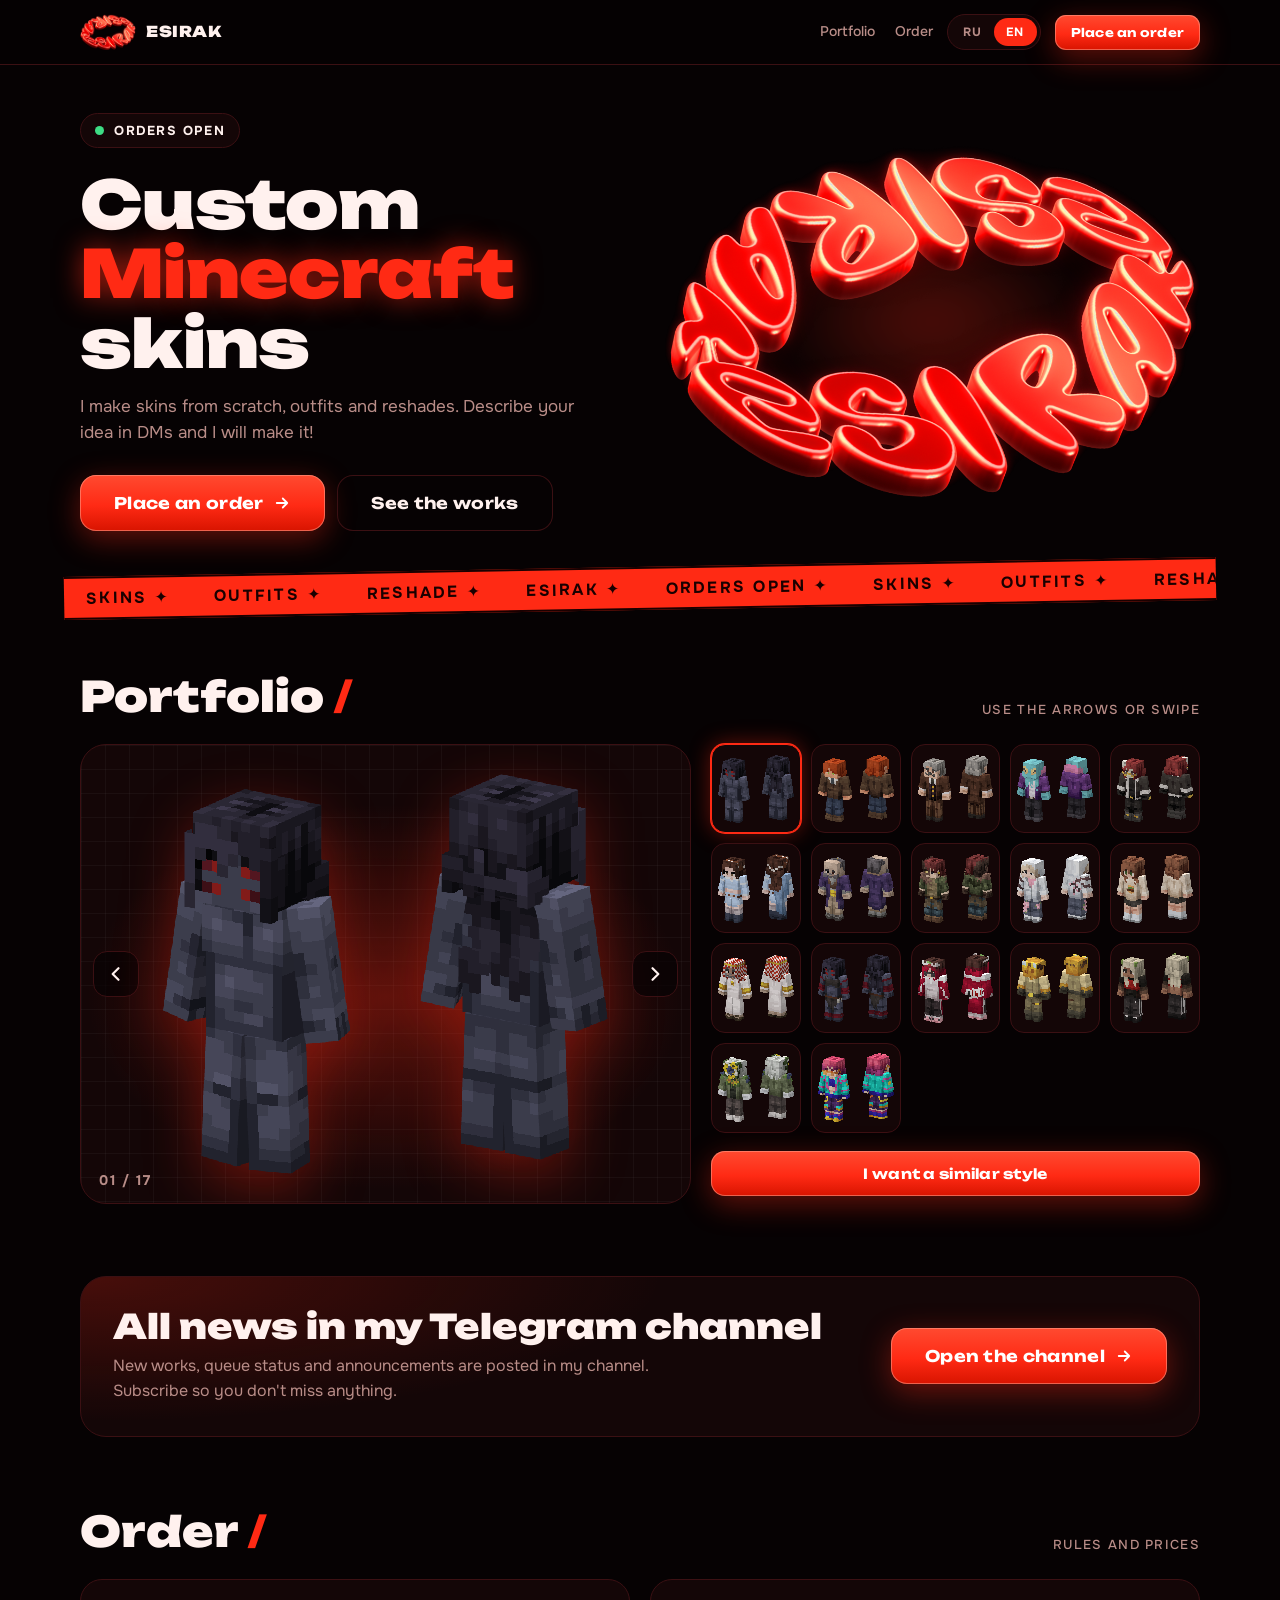
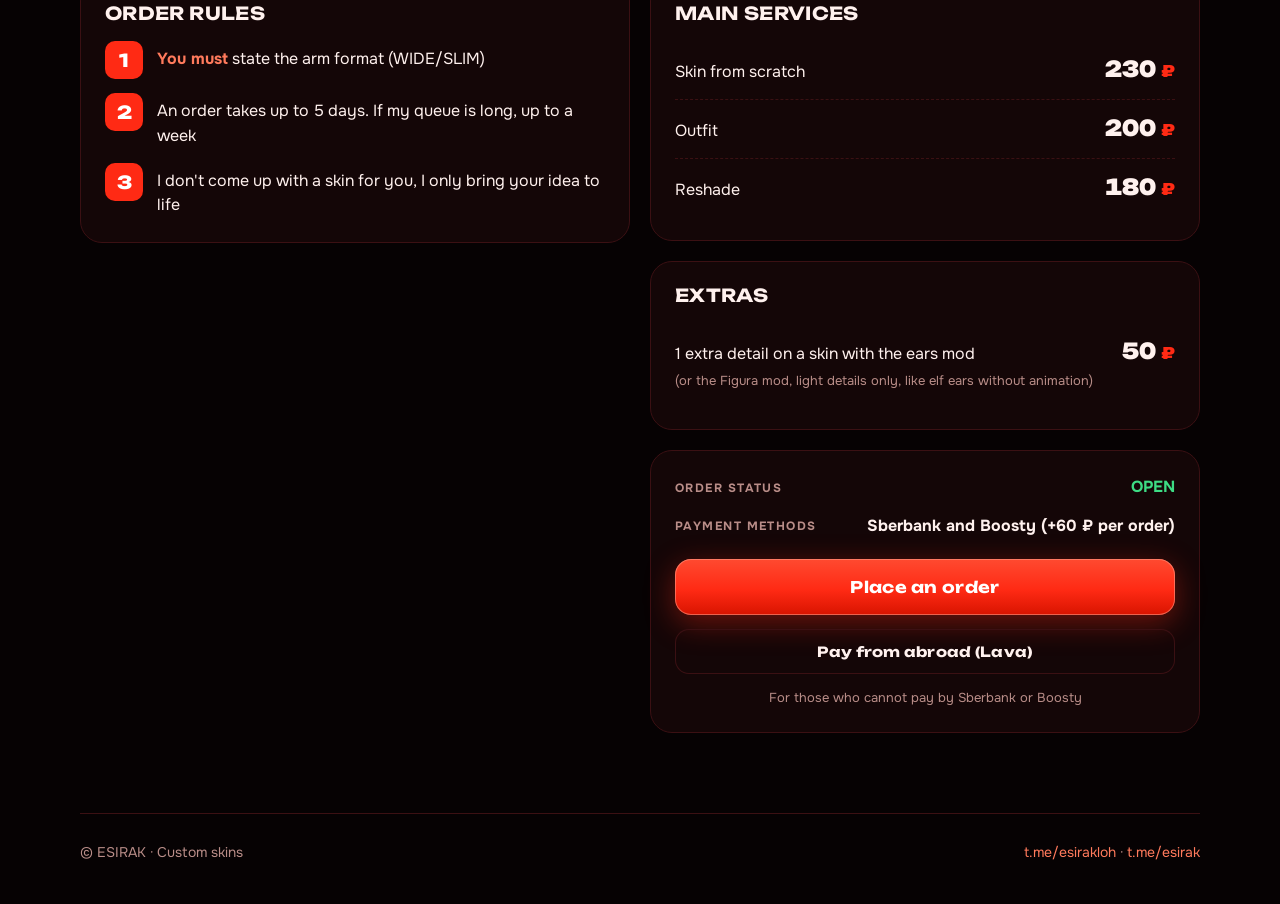
<file: index.html>
<!doctype html>
<html lang="ru">
<head>
<meta charset="utf-8">
<meta name="viewport" content="width=device-width, initial-scale=1, viewport-fit=cover">
<title>ESIRAK Skins</title>
<link rel="icon" type="image/png" href="[data-uri]">
<link rel="preconnect" href="https://fonts.googleapis.com">
<link rel="preconnect" href="https://fonts.gstatic.com" crossorigin>
<link rel="stylesheet" href="https://fonts.googleapis.com/css2?family=Unbounded:wght@500;700;900&family=Onest:wght@400;500;700&display=swap">
<style>
/* Layout: sticky bar, hero with glowing ring logo, skin viewer (stage + picker), rules/prices side by side, footer. Single dark look taken from the logo. */
:root {
  --bg: #060203;
  --panel: #140607;
  --panel-2: #1c090b;
  --line: #3b1013;
  --red: #ff2a14;
  --hot: #ff7a5c;
  --deep: #b80000;
  --fg: #fff1ee;
  --mute: #b98d88;
  --ok: #3ddc84;
  --f-display: "Unbounded", "Arial Black", sans-serif;
  --f-body: "Onest", system-ui, -apple-system, "Segoe UI", sans-serif;
  --f-pixel: "Onest", system-ui, -apple-system, "Segoe UI", sans-serif;
  color-scheme: dark;
}
* { box-sizing: border-box; }
html { scroll-behavior: smooth; }
body {
  margin: 0;
  background: var(--bg);
  color: var(--fg);
  font-family: var(--f-body);
  font-size: 16px;
  line-height: 1.55;
  padding-left: max(16px, env(safe-area-inset-left, 0px));
  padding-right: max(16px, env(safe-area-inset-right, 0px));
  padding-block: 0;
  overflow-x: hidden;
}
a { color: inherit; }
h1, h2, h3 { font-family: var(--f-display); text-wrap: balance; margin: 0; line-height: 1.05; }
:focus-visible { outline: 2px solid var(--hot); outline-offset: 3px; }

.wrap { max-width: 1120px; margin: 0 auto; }

/* ---------- top bar ---------- */
body::before { content: ""; position: fixed; inset: 0 0 auto; height: env(safe-area-inset-top, 0px); z-index: 30; background: var(--bg); }
.bar {
  position: sticky; top: env(safe-area-inset-top, 0px); z-index: 20;
  background: rgba(6, 2, 3, .86);
  backdrop-filter: blur(10px);
  border-bottom: 1px solid var(--line);
  margin: 0 calc(-1 * max(16px, env(safe-area-inset-left, 0px)));
  padding: 10px max(16px, env(safe-area-inset-left, 0px));
}
.bar-in { max-width: 1120px; margin: 0 auto; display: flex; align-items: center; gap: 14px; }
.brand { display: flex; align-items: center; gap: 10px; text-decoration: none; margin-right: auto; min-width: 0; }
.brand img { width: 56px; height: 44px; object-fit: contain; flex: none; }
.brand b { font-family: var(--f-display); font-weight: 900; letter-spacing: .04em; font-size: 15px; }
.nav { display: flex; gap: 20px; }
.nav a { text-decoration: none; color: var(--mute); font-weight: 500; font-size: 14px; transition: color .15s; }
.nav a:hover { color: var(--fg); }
.lang { display: inline-flex; border: 1px solid var(--line); border-radius: 999px; padding: 3px; background: var(--panel); }
.lang button {
  font: 700 12px var(--f-pixel); letter-spacing: .1em; color: var(--mute);
  background: none; border: 0; border-radius: 999px; padding: 6px 12px; cursor: pointer;
}
.lang button[aria-pressed="true"] { background: var(--red); color: #fff; }

.btn {
  display: inline-flex; align-items: center; justify-content: center; gap: 10px;
  font: 700 14px var(--f-display); letter-spacing: .02em; text-decoration: none;
  color: #fff; background: linear-gradient(180deg, #ff4a30, var(--red) 55%, #d81400);
  border: 0; border-radius: 14px; padding: 14px 24px; cursor: pointer;
  box-shadow: 0 0 0 1px rgba(255,160,140,.55) inset, 0 8px 30px rgba(255,42,20,.38);
  transition: transform .15s, box-shadow .15s;
}
.btn:hover { transform: translateY(-2px); box-shadow: 0 0 0 1px rgba(255,190,170,.8) inset, 0 12px 40px rgba(255,42,20,.55); }
.btn.sm { padding: 10px 16px; font-size: 12px; border-radius: 11px; }
.btn.lg { padding: 18px 34px; font-size: 16px; border-radius: 16px; }
.btn svg { width: 18px; height: 18px; flex: none; }

/* ---------- hero ---------- */
.hero { display: grid; grid-template-columns: 1.05fr 1fr; align-items: center; gap: 24px; padding-block: 48px 36px; }
.hero > * { min-width: 0; }
.pill {
  display: inline-flex; align-items: center; gap: 10px;
  font: 700 13px var(--f-pixel); letter-spacing: .12em; text-transform: uppercase;
  padding: 8px 14px; border: 1px solid var(--line); border-radius: 999px; background: var(--panel);
}
.dot { width: 9px; height: 9px; border-radius: 50%; background: var(--ok); box-shadow: 0 0 0 0 rgba(61,220,132,.7); animation: ping 1.8s infinite; }
.closed .dot { background: var(--red); animation: none; }
@keyframes ping { 70% { box-shadow: 0 0 0 9px rgba(61,220,132,0); } 100% { box-shadow: 0 0 0 0 rgba(61,220,132,0); } }
.hero h1 { font-size: clamp(34px, 5.6vw, 66px); font-weight: 900; margin: 22px 0 16px; letter-spacing: -.01em; }
.hero h1 em { font-style: normal; color: var(--red); text-shadow: 0 0 28px rgba(255,42,20,.65); }
.hero p { color: var(--mute); max-width: 46ch; margin: 0 0 28px; font-size: 17px; }
.hero-cta { display: flex; flex-wrap: wrap; gap: 12px; align-items: center; }
.btn.ghost { background: transparent; box-shadow: 0 0 0 1px var(--line) inset; color: var(--fg); }
.btn.ghost:hover { box-shadow: 0 0 0 1px var(--hot) inset; }
.hero-logo { position: relative; display: grid; place-items: center; }
.hero-logo::after { content: ""; position: absolute; inset: 10% 5%; background: radial-gradient(closest-side, rgba(255,42,20,.35), transparent 70%); filter: blur(30px); z-index: 0; }
.hero-logo img { position: relative; z-index: 1; width: 100%; max-width: 560px; height: auto; animation: float 7s ease-in-out infinite; }
@keyframes float { 50% { transform: translateY(-10px) rotate(-1.2deg); } }

/* ---------- ticker ---------- */
.ticker { margin: 0 calc(-1 * max(16px, env(safe-area-inset-left, 0px))); background: var(--red); color: #1a0000; overflow: hidden; transform: rotate(-1deg); border-block: 2px solid #1a0000; }
.ticker div { display: flex; width: max-content; animation: tick 28s linear infinite; }
.ticker span { font: 700 16px var(--f-pixel); letter-spacing: .14em; padding: 9px 22px; white-space: nowrap; text-transform: uppercase; }
@keyframes tick { to { transform: translateX(-50%); } }

/* ---------- sections ---------- */
section { padding-block: 64px 8px; scroll-margin-top: 70px; }
.sec-h { display: flex; align-items: end; justify-content: space-between; gap: 16px; flex-wrap: wrap; margin-bottom: 26px; }
.sec-h h2 { font-size: clamp(26px, 4vw, 42px); font-weight: 900; }
.sec-h h2 i { font-style: normal; color: var(--red); }
.sec-h small { font: 500 13px var(--f-pixel); color: var(--mute); letter-spacing: .1em; text-transform: uppercase; }

/* ---------- skin viewer ---------- */
.viewer { display: grid; grid-template-columns: 1.25fr 1fr; gap: 20px; }
.viewer > * { min-width: 0; }
.stage {
  position: relative; min-height: 460px; border-radius: 26px; border: 1px solid var(--line); overflow: hidden;
  background:
    radial-gradient(70% 60% at 50% 55%, rgba(255,42,20,.30), transparent 70%),
    linear-gradient(rgba(255,255,255,.035) 1px, transparent 1px) 0 0 / 24px 24px,
    linear-gradient(90deg, rgba(255,255,255,.035) 1px, transparent 1px) 0 0 / 24px 24px,
    var(--panel);
  display: grid; place-items: center; padding: 28px 64px; touch-action: pan-y; user-select: none;
}
.stage img { max-width: 100%; max-height: 400px; width: auto; height: auto; image-rendering: pixelated; filter: drop-shadow(0 18px 28px rgba(255,42,20,.35)); transition: opacity .25s, transform .25s; }
.stage img.swap { opacity: 0; transform: scale(.96); }
.arrow {
  position: absolute; top: 50%; translate: 0 -50%; width: 46px; height: 46px; border-radius: 14px;
  background: rgba(6,2,3,.7); border: 1px solid var(--line); color: var(--fg); cursor: pointer; display: grid; place-items: center;
  transition: border-color .15s, background .15s;
}
.arrow:hover { border-color: var(--hot); background: var(--deep); }
.arrow svg { width: 20px; height: 20px; }
.arrow.prev { left: 12px; }
.arrow.next { right: 12px; }
.count { position: absolute; left: 18px; bottom: 14px; font: 700 14px var(--f-pixel); letter-spacing: .12em; color: var(--mute); }
.info { display: flex; flex-direction: column; gap: 18px; }
.card { background: var(--panel); border: 1px solid var(--line); border-radius: 22px; padding: 24px; }
.info .card h3 { font-size: clamp(22px, 3vw, 30px); font-weight: 900; margin-bottom: 16px; }
.tags { display: flex; flex-wrap: wrap; gap: 8px; }
.tag { font: 700 12px var(--f-pixel); letter-spacing: .1em; text-transform: uppercase; padding: 6px 11px; border-radius: 8px; border: 1px solid var(--line); background: var(--panel-2); color: var(--hot); }
.thumbs { display: grid; grid-template-columns: repeat(auto-fill, minmax(84px, 1fr)); gap: 10px; }
.thumb { aspect-ratio: 1; border-radius: 14px; border: 1px solid var(--line); background: var(--panel); cursor: pointer; padding: 6px; display: grid; place-items: center; transition: border-color .15s, transform .15s; }
.thumb:hover { transform: translateY(-2px); border-color: var(--hot); }
.thumb[aria-current="true"] { border-color: var(--red); box-shadow: 0 0 0 1px var(--red), 0 0 22px rgba(255,42,20,.4); }
.thumb img { width: 100%; height: 100%; object-fit: contain; image-rendering: pixelated; }
.empty-msg { margin: 0; color: var(--mute); text-align: center; font-weight: 500; }

/* ---------- news / channel ---------- */
.news { display: flex; align-items: center; justify-content: space-between; gap: 24px; flex-wrap: wrap; padding: 32px; border-radius: 26px; border: 1px solid var(--line); background: radial-gradient(80% 140% at 0% 0%, rgba(255,42,20,.22), transparent 65%), var(--panel); }
.news > div { min-width: 0; flex: 1 1 320px; }
.news h2 { font-size: clamp(22px, 3.2vw, 34px); font-weight: 900; margin-bottom: 10px; }
.news p { margin: 0; color: var(--mute); max-width: 52ch; }

/* ---------- order block ---------- */
.order { display: grid; grid-template-columns: 1fr 1fr; gap: 20px; align-items: start; }
.order > * { min-width: 0; }
.col { display: flex; flex-direction: column; gap: 20px; }
.card h3 { font-size: 18px; font-weight: 700; margin-bottom: 18px; letter-spacing: .02em; text-transform: uppercase; }
.rules ol { list-style: none; counter-reset: r; margin: 0; padding: 0; display: flex; flex-direction: column; gap: 14px; }
.rules li { counter-increment: r; display: grid; grid-template-columns: 38px 1fr; gap: 14px; align-items: start; }
.rules li::before { content: counter(r); font: 800 18px var(--f-display); width: 38px; height: 38px; display: grid; place-items: center; border-radius: 10px; background: var(--red); color: #fff; }
.rules li span { padding-top: 6px; }
.rules b { color: var(--hot); }
.prices { list-style: none; margin: 0; padding: 0; }
.prices li { display: flex; align-items: baseline; gap: 12px; padding: 14px 0; border-bottom: 1px dashed var(--line); }
.prices li:last-child { border-bottom: 0; }
.prices .n { flex: 1; min-width: 0; }
.prices .p { font: 900 22px var(--f-display); color: var(--fg); white-space: nowrap; font-variant-numeric: tabular-nums; }
.prices .p small { color: var(--red); font-size: 16px; }
.prices .note { display: block; color: var(--mute); font-size: 13px; margin-top: 4px; }
.status { display: flex; flex-direction: column; gap: 14px; }
.status .row { display: flex; justify-content: space-between; gap: 12px; flex-wrap: wrap; align-items: center; }
.status .k { font: 700 12px var(--f-pixel); letter-spacing: .12em; color: var(--mute); text-transform: uppercase; }
.status .v { font-weight: 700; }
.status .v.open { color: var(--ok); }
.status .v.shut { color: var(--red); }
.status .btn { width: 100%; margin-top: 6px; }
.status .btn.ghost { margin-top: 0; }
.lava-note { color: var(--mute); font-size: 13px; text-align: center; }

/* ---------- footer ---------- */
footer { margin-top: 72px; padding-block: 28px 40px; border-top: 1px solid var(--line); display: flex; justify-content: space-between; gap: 14px; flex-wrap: wrap; color: var(--mute); font-size: 14px; }
footer a { color: var(--hot); text-decoration: none; }
footer a:hover { text-decoration: underline; }

/* ---------- responsive ---------- */
@media (max-width: 860px) {
  .nav { display: none; }
  .hero { grid-template-columns: 1fr; padding-block: 28px 24px; }
  .hero-logo { order: -1; }
  .hero-logo img { max-width: 420px; }
  .viewer, .order { grid-template-columns: 1fr; }
  .stage { min-height: 400px; padding: 24px 56px; }
}
@media (max-width: 520px) {
  .brand b { display: none; }
  .btn.sm { padding: 10px 12px; }
  .stage { padding: 20px 48px; min-height: 360px; }
  .stage img { max-height: 320px; }
  .arrow { width: 40px; height: 40px; }
  .prices .p { font-size: 18px; }
}
@media (prefers-reduced-motion: reduce) {
  *, *::before, *::after { animation: none !important; transition: none !important; }
  html { scroll-behavior: auto; }
}
</style>

</head>
<body>
<!-- =====================================================================
  Скины, цены и статус заказов лежат в файле data.json и меняются через
  Telegram-бота (см. папку с ботом). Вручную тоже можно: открой data.json
  и поправь числа или список skins.

  Здесь только ссылки и запасные данные на случай, если data.json не загрузился.
====================================================================== -->
<script>
const ORDER_LINK   = "https://t.me/esirak";          // личные сообщения для заказа
const CHANNEL_LINK = "https://t.me/esirakloh";       // телеграм канал
const LAVA_LINK    = "https://app.lava.top/products/5072f5d6-87ae-4857-aa0d-6caf948bb995"; // оплата из других стран

const DEFAULT_DATA = {
  "orders_open": true,
  "boosty_fee": 60,
  "skins": [
    "skins/skin-1.png"
  ],
  "prices": {
    "main": [
      {
        "ru": "Скин с нуля",
        "en": "Skin from scratch",
        "price": 230
      },
      {
        "ru": "Одежда",
        "en": "Outfit",
        "price": 200
      },
      {
        "ru": "Решейд",
        "en": "Reshade",
        "price": 180
      }
    ],
    "extra": [
      {
        "ru": "1 деталь к скину с модом ears",
        "en": "1 extra detail on a skin with the ears mod",
        "noteRu": "(или figura мод, но только лёгкое, по типу эльфийских ушек без анимации)",
        "noteEn": "(or the Figura mod, light details only, like elf ears without animation)",
        "price": 50
      }
    ]
  }
};
</script>

<header class="bar">
  <div class="bar-in">
    <a class="brand" href="#top" aria-label="ESIRAK">
      <img src="logo.png" alt="">
      <b>ESIRAK</b>
    </a>
    <nav class="nav">
      <a href="#portfolio" data-i18n="nav_portfolio"></a>
      <a href="#order" data-i18n="nav_order"></a>
    </nav>
    <div class="lang" role="group" aria-label="Language">
      <button type="button" data-lang="ru" aria-pressed="true">RU</button>
      <button type="button" data-lang="en" aria-pressed="false">EN</button>
    </div>
    <a class="btn sm order-link" target="_blank" rel="noopener" data-i18n="cta"></a>
  </div>
</header>

<main class="wrap" id="top">
  <div class="hero">
    <div>
      <span class="pill" id="heroStatus"><span class="dot"></span><span id="heroStatusText"></span></span>
      <h1 data-i18n-html="h1"></h1>
      <p data-i18n="lead"></p>
      <div class="hero-cta">
        <a class="btn lg order-link" target="_blank" rel="noopener"><span data-i18n="cta"></span><svg viewBox="0 0 24 24" fill="none" stroke="currentColor" stroke-width="2.4" stroke-linecap="round" stroke-linejoin="round"><path d="M5 12h14M13 6l6 6-6 6"/></svg></a>
        <a class="btn lg ghost" href="#portfolio" data-i18n="see_works"></a>
      </div>
    </div>
    <div class="hero-logo"><img src="logo.png" alt="ESIRAK" width="1000" height="657"></div>
  </div>

  <div class="ticker" aria-hidden="true"><div id="tickerRow"></div></div>

  <section id="portfolio">
    <div class="sec-h">
      <h2><span data-i18n="port_title"></span> <i>/</i></h2>
      <small data-i18n="port_hint"></small>
    </div>
    <div class="viewer">
      <div class="stage" id="stage">
        <button class="arrow prev" type="button" id="prevBtn" aria-label="Previous"><svg viewBox="0 0 24 24" fill="none" stroke="currentColor" stroke-width="2.6" stroke-linecap="round" stroke-linejoin="round"><path d="M15 5l-7 7 7 7"/></svg></button>
        <img id="skinImg" alt="">
        <p class="empty-msg" id="emptyMsg" hidden></p>
        <button class="arrow next" type="button" id="nextBtn" aria-label="Next"><svg viewBox="0 0 24 24" fill="none" stroke="currentColor" stroke-width="2.6" stroke-linecap="round" stroke-linejoin="round"><path d="M9 5l7 7-7 7"/></svg></button>
        <span class="count" id="count"></span>
      </div>
      <div class="info">
        <div class="thumbs" id="thumbs" role="list"></div>
        <a class="btn order-link" target="_blank" rel="noopener" data-i18n="cta_like"></a>
      </div>
    </div>
  </section>

  <section id="news">
    <div class="news">
      <div>
        <h2 data-i18n="news_title"></h2>
        <p data-i18n="news_text"></p>
      </div>
      <a class="btn lg channel-link" target="_blank" rel="noopener"><span data-i18n="news_cta"></span><svg viewBox="0 0 24 24" fill="none" stroke="currentColor" stroke-width="2.4" stroke-linecap="round" stroke-linejoin="round"><path d="M5 12h14M13 6l6 6-6 6"/></svg></a>
    </div>
  </section>

  <section id="order">
    <div class="sec-h">
      <h2><span data-i18n="order_title"></span> <i>/</i></h2>
      <small data-i18n="order_hint"></small>
    </div>
    <div class="order">
      <div class="card rules">
        <h3 data-i18n="rules_title"></h3>
        <ol>
          <li><span data-i18n-html="r1"></span></li>
          <li><span data-i18n-html="r2"></span></li>
          <li><span data-i18n-html="r3"></span></li>
        </ol>
      </div>
      <div class="col">
        <div class="card">
          <h3 data-i18n="main_title"></h3>
          <ul class="prices" id="priceMain"></ul>
        </div>
        <div class="card">
          <h3 data-i18n="extra_title"></h3>
          <ul class="prices" id="priceExtra"></ul>
        </div>
        <div class="card status">
          <div class="row"><span class="k" data-i18n="status_k"></span><span class="v" id="statusV"></span></div>
          <div class="row"><span class="k" data-i18n="pay_k"></span><span class="v" id="payV"></span></div>
          <a class="btn lg order-link" target="_blank" rel="noopener" data-i18n="cta"></a>
          <a class="btn ghost lava-link" target="_blank" rel="noopener" data-i18n="lava"></a>
          <small class="lava-note" data-i18n="lava_note"></small>
        </div>
      </div>
    </div>
  </section>

  <footer>
    <span>© ESIRAK · <span data-i18n="foot"></span></span>
    <span><a class="channel-link" target="_blank" rel="noopener">t.me/esirakloh</a> · <a class="order-link" target="_blank" rel="noopener">t.me/esirak</a></span>
  </footer>
</main>

<script>
(function () {
  var T = {
    ru: {
      nav_portfolio: "Портфолио", nav_order: "Заказ", cta: "Сделать заказ", cta_like: "Хочу такой же стиль",
      h1: "Скины для <em>Minecraft</em> на заказ", lead: "Рисую скины с нуля, одежду и решейды. Опиши свою идею в личных сообщениях и я её сделаю!",
      see_works: "Смотреть работы", open: "Заказы открыты", closed: "Заказы закрыты",
      port_title: "Портфолио", port_hint: "листай стрелками или свайпом",
      order_title: "Заказ", order_hint: "правила и прайс",
      rules_title: "Правила заказа",
      r1: "<b>Обязательно</b> написать формат рук (WIDE/SLIM)",
      r2: "Заказ делается в течение 5 дней, если у меня большая очередь, то в течение недели",
      r3: "Я не придумываю для вас скин, я только выполняю вашу идею",
      main_title: "Основные услуги", s1: "Скин с нуля", s2: "Одежда", s3: "Решейд",
      extra_title: "Доп. услуги",
      e1: "1 деталь к скину с модом ears", e1n: "(или figura мод, но только лёгкое, по типу эльфийских ушек без анимации)",
      status_k: "Статус заказов", status_open: "ОТКРЫТЫ", status_closed: "ЗАКРЫТЫ",
      pay_k: "Способы оплаты", pay_v: "Сбербанк и Boosty (+{fee} ₽ к заказу)", lava: "Оплата из других стран (Lava)", lava_note: "Для тех, кто не может оплатить Сбербанком или Boosty",
      news_title: "Все новости в Telegram-канале", news_text: "Новые работы, статус очереди и объявления выходят в моём канале. Подписывайся, чтобы ничего не пропустить.", news_cta: "Открыть канал",
      foot: "Скины на заказ", empty: "Скоро здесь появятся работы"
    },
    en: {
      nav_portfolio: "Portfolio", nav_order: "Order", cta: "Place an order", cta_like: "I want a similar style",
      h1: "Custom <em>Minecraft</em> skins", lead: "I make skins from scratch, outfits and reshades. Describe your idea in DMs and I will make it!",
      see_works: "See the works", open: "Orders open", closed: "Orders closed",
      port_title: "Portfolio", port_hint: "use the arrows or swipe",
      order_title: "Order", order_hint: "rules and prices",
      rules_title: "Order rules",
      r1: "<b>You must</b> state the arm format (WIDE/SLIM)",
      r2: "An order takes up to 5 days. If my queue is long, up to a week",
      r3: "I don't come up with a skin for you, I only bring your idea to life",
      main_title: "Main services", s1: "Skin from scratch", s2: "Outfit", s3: "Reshade",
      extra_title: "Extras",
      e1: "1 extra detail on a skin with the ears mod", e1n: "(or the Figura mod, light details only, like elf ears without animation)",
      status_k: "Order status", status_open: "OPEN", status_closed: "CLOSED",
      pay_k: "Payment methods", pay_v: "Sberbank and Boosty (+{fee} ₽ per order)", lava: "Pay from abroad (Lava)", lava_note: "For those who cannot pay by Sberbank or Boosty",
      news_title: "All news in my Telegram channel", news_text: "New works, queue status and announcements are posted in my channel. Subscribe so you don't miss anything.", news_cta: "Open the channel",
      foot: "Custom skins", empty: "Works are coming soon"
    }
  };

  var lang = "ru";
  try {
    var saved = localStorage.getItem("esirak-lang");
    if (saved === "ru" || saved === "en") lang = saved;
    else if (!/^ru|uk|be|kk/i.test(navigator.language || "ru")) lang = "en";
  } catch (e) {}

  var $ = function (id) { return document.getElementById(id); };
  var cur = 0;
  var DATA = JSON.parse(JSON.stringify(DEFAULT_DATA));

  // order links
  document.querySelectorAll(".order-link").forEach(function (a) { a.href = ORDER_LINK; });
  document.querySelectorAll(".channel-link").forEach(function (a) { a.href = CHANNEL_LINK; });
  document.querySelectorAll(".lava-link").forEach(function (a) { a.href = LAVA_LINK; });

  function renderTicker() {
    var words = ["SKINS", "OUTFITS", "RESHADE", "ESIRAK", "ORDERS " + (DATA.orders_open ? "OPEN" : "CLOSED")];
    var row = words.map(function (w) { return "<span>" + w + " ✦</span>"; }).join("");
    $("tickerRow").innerHTML = row + row + row + row;
  }

  function applyStatic() {
    var t = T[lang];
    document.documentElement.lang = lang;
    document.querySelectorAll("[data-i18n]").forEach(function (el) { el.textContent = t[el.dataset.i18n]; });
    document.querySelectorAll("[data-i18n-html]").forEach(function (el) { el.innerHTML = t[el.dataset.i18nHtml]; });
    $("heroStatusText").textContent = DATA.orders_open ? t.open : t.closed;
    $("heroStatus").classList.toggle("closed", !DATA.orders_open);
    var sv = $("statusV");
    sv.textContent = DATA.orders_open ? t.status_open : t.status_closed;
    sv.className = "v " + (DATA.orders_open ? "open" : "shut");
    document.querySelectorAll(".lang button").forEach(function (b) { b.setAttribute("aria-pressed", String(b.dataset.lang === lang)); });
    document.title = "ESIRAK Skins";
    $("emptyMsg").textContent = t.empty;
    $("payV").textContent = t.pay_v.replace("{fee}", DATA.boosty_fee);
    renderPrices();
  }

  function priceRow(it) {
    var li = document.createElement("li");
    var n = document.createElement("span"); n.className = "n";
    n.appendChild(document.createTextNode(it[lang]));
    var note = lang === "ru" ? it.noteRu : it.noteEn;
    if (note) { var no = document.createElement("span"); no.className = "note"; no.textContent = note; n.appendChild(no); }
    var p = document.createElement("span"); p.className = "p";
    p.appendChild(document.createTextNode(it.price + " "));
    var sm = document.createElement("small"); sm.textContent = "₽"; p.appendChild(sm);
    li.appendChild(n); li.appendChild(p);
    return li;
  }
  function renderPrices() {
    [["priceMain", DATA.prices.main], ["priceExtra", DATA.prices.extra]].forEach(function (g) {
      var ul = $(g[0]); ul.innerHTML = "";
      g[1].forEach(function (it) { ul.appendChild(priceRow(it)); });
    });
  }

  function pad(n) { return n < 10 ? "0" + n : "" + n; }

  function renderSkin(animate) {
    var img = $("skinImg");
    $("emptyMsg").hidden = DATA.skins.length > 0;
    img.hidden = !DATA.skins.length;
    if (!DATA.skins.length) { img.removeAttribute("src"); img.alt = ""; $("count").textContent = ""; return; }
    var src = DATA.skins[cur];
    function fill() {
      img.src = src;
      img.alt = "Skin " + (cur + 1);
      $("count").textContent = pad(cur + 1) + " / " + pad(DATA.skins.length);
      img.classList.remove("swap");
    }
    if (animate) { img.classList.add("swap"); setTimeout(fill, 180); } else { fill(); }
    document.querySelectorAll(".thumb").forEach(function (b, i) { b.setAttribute("aria-current", String(i === cur)); });
  }

  function renderThumbs() {
    var box = $("thumbs");
    box.innerHTML = "";
    DATA.skins.forEach(function (src, i) {
      var b = document.createElement("button");
      b.className = "thumb"; b.type = "button"; b.setAttribute("role", "listitem");
      b.setAttribute("aria-label", "Skin " + (i + 1));
      var im = document.createElement("img"); im.src = src; im.alt = ""; im.loading = "lazy";
      b.appendChild(im);
      b.addEventListener("click", function () { go(i); });
      box.appendChild(b);
    });
    var multi = DATA.skins.length > 1;
    $("prevBtn").hidden = !multi; $("nextBtn").hidden = !multi;
    box.hidden = !multi;
  }

  function go(i) {
    if (!DATA.skins.length) return;
    cur = (i + DATA.skins.length) % DATA.skins.length;
    renderSkin(true);
  }

  $("prevBtn").addEventListener("click", function () { go(cur - 1); });
  $("nextBtn").addEventListener("click", function () { go(cur + 1); });
  document.addEventListener("keydown", function (e) {
    var tag = (document.activeElement && document.activeElement.tagName) || "";
    if (tag === "INPUT" || tag === "TEXTAREA") return;
    if (e.key === "ArrowLeft") go(cur - 1);
    if (e.key === "ArrowRight") go(cur + 1);
  });

  // swipe
  var sx = null;
  var stage = $("stage");
  stage.addEventListener("pointerdown", function (e) { sx = e.clientX; });
  stage.addEventListener("pointerup", function (e) {
    if (sx === null) return;
    var dx = e.clientX - sx; sx = null;
    if (Math.abs(dx) > 50) go(cur + (dx < 0 ? 1 : -1));
  });
  stage.addEventListener("pointercancel", function () { sx = null; });

  document.querySelectorAll(".lang button").forEach(function (b) {
    b.addEventListener("click", function () {
      lang = b.dataset.lang;
      try { localStorage.setItem("esirak-lang", lang); } catch (e) {}
      refresh();
    });
  });

  function refresh() {
    applyStatic(); renderTicker(); renderThumbs();
    if (cur >= DATA.skins.length) cur = 0;
    renderSkin(false);
  }
  refresh();

  // data.json (меняется ботом) подменяет запасные данные
  try {
    fetch("data.json?v=" + Date.now(), { cache: "no-store" })
      .then(function (r) { return r.ok ? r.json() : null; })
      .then(function (d) {
        if (!d || !Array.isArray(d.skins) || !d.prices || !d.prices.main) return;
        DATA = Object.assign({}, DEFAULT_DATA, d);
        refresh();
      })
      .catch(function () {});
  } catch (e) {}
})();
</script>
</body>
</html>
</file>
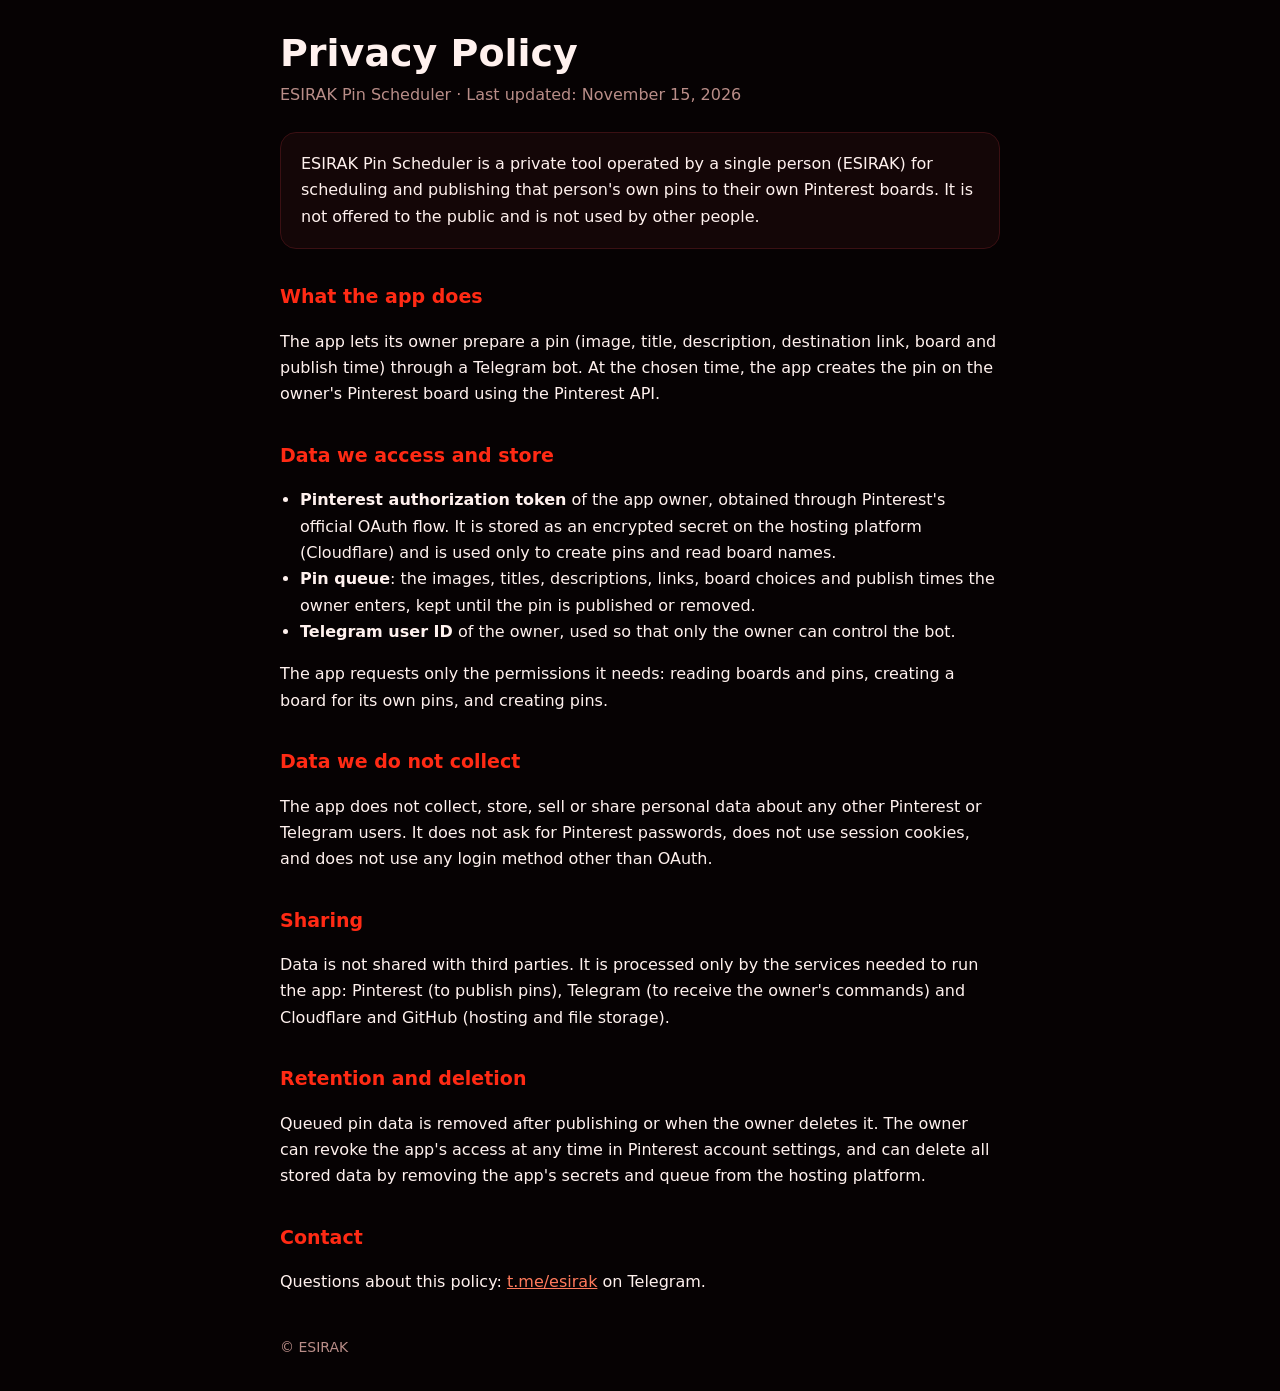
<file: esirak-privacy-policy.html>
<!doctype html>
<html lang="en">
<head>
<meta charset="utf-8">
<meta name="viewport" content="width=device-width, initial-scale=1">
<title>Privacy Policy – ESIRAK Pin Scheduler</title>
<link rel="icon" type="image/png" href="logo.png">
<style>
  :root { --bg:#060203; --panel:#140607; --line:#3b1013; --red:#ff2a14; --fg:#fff1ee; --mute:#b98d88; color-scheme: dark; }
  * { box-sizing: border-box; }
  body { margin:0; background:var(--bg); color:var(--fg); font:16px/1.65 system-ui,-apple-system,"Segoe UI",Roboto,sans-serif; padding:32px max(16px, env(safe-area-inset-left,0px)); }
  main { max-width:720px; margin:0 auto; }
  a { color:#ff7a5c; }
  h1 { font-size:clamp(26px,5vw,38px); line-height:1.15; margin:0 0 6px; }
  h2 { font-size:19px; margin:32px 0 8px; color:var(--red); }
  p, li { color:var(--fg); }
  ul { padding-left:20px; }
  .meta { color:var(--mute); margin:0 0 24px; }
  .card { background:var(--panel); border:1px solid var(--line); border-radius:16px; padding:18px 20px; }
  footer { margin-top:40px; color:var(--mute); font-size:14px; }
</style>
</head>
<body>
<main>
  <h1>Privacy Policy</h1>
  <p class="meta">ESIRAK Pin Scheduler · Last updated: November 15, 2026</p>

  <div class="card">
    <p style="margin:0">ESIRAK Pin Scheduler is a private tool operated by a single person (ESIRAK) for scheduling and publishing that person's own pins to their own Pinterest boards. It is not offered to the public and is not used by other people.</p>
  </div>

  <h2>What the app does</h2>
  <p>The app lets its owner prepare a pin (image, title, description, destination link, board and publish time) through a Telegram bot. At the chosen time, the app creates the pin on the owner's Pinterest board using the Pinterest API.</p>

  <h2>Data we access and store</h2>
  <ul>
    <li><strong>Pinterest authorization token</strong> of the app owner, obtained through Pinterest's official OAuth flow. It is stored as an encrypted secret on the hosting platform (Cloudflare) and is used only to create pins and read board names.</li>
    <li><strong>Pin queue</strong>: the images, titles, descriptions, links, board choices and publish times the owner enters, kept until the pin is published or removed.</li>
    <li><strong>Telegram user ID</strong> of the owner, used so that only the owner can control the bot.</li>
  </ul>
  <p>The app requests only the permissions it needs: reading boards and pins, creating a board for its own pins, and creating pins.</p>

  <h2>Data we do not collect</h2>
  <p>The app does not collect, store, sell or share personal data about any other Pinterest or Telegram users. It does not ask for Pinterest passwords, does not use session cookies, and does not use any login method other than OAuth.</p>

  <h2>Sharing</h2>
  <p>Data is not shared with third parties. It is processed only by the services needed to run the app: Pinterest (to publish pins), Telegram (to receive the owner's commands) and Cloudflare and GitHub (hosting and file storage).</p>

  <h2>Retention and deletion</h2>
  <p>Queued pin data is removed after publishing or when the owner deletes it. The owner can revoke the app's access at any time in Pinterest account settings, and can delete all stored data by removing the app's secrets and queue from the hosting platform.</p>

  <h2>Contact</h2>
  <p>Questions about this policy: <a href="https://t.me/esirak">t.me/esirak</a> on Telegram.</p>

  <footer>© ESIRAK</footer>
</main>
</body>
</html>
</file>
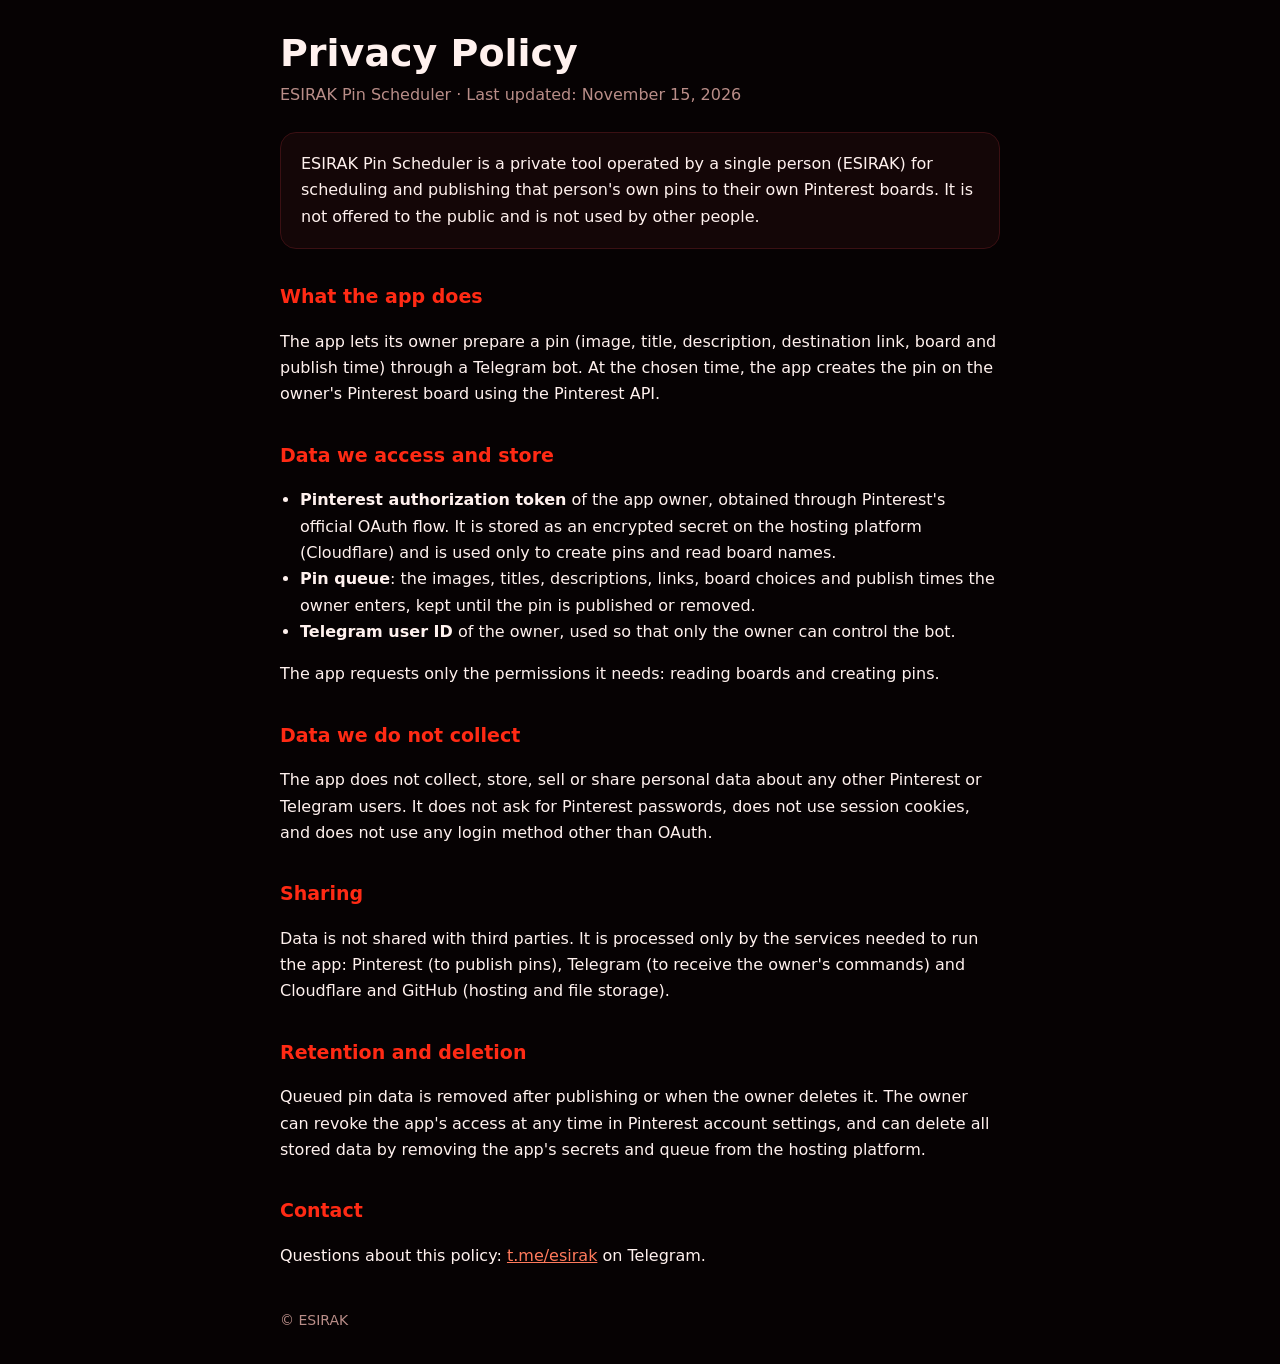
<file: privacy.html>
<!doctype html>
<html lang="en">
<head>
<meta charset="utf-8">
<meta name="viewport" content="width=device-width, initial-scale=1">
<title>Privacy Policy – ESIRAK Pin Scheduler</title>
<link rel="icon" type="image/png" href="logo.png">
<style>
  :root { --bg:#060203; --panel:#140607; --line:#3b1013; --red:#ff2a14; --fg:#fff1ee; --mute:#b98d88; color-scheme: dark; }
  * { box-sizing: border-box; }
  body { margin:0; background:var(--bg); color:var(--fg); font:16px/1.65 system-ui,-apple-system,"Segoe UI",Roboto,sans-serif; padding:32px max(16px, env(safe-area-inset-left,0px)); }
  main { max-width:720px; margin:0 auto; }
  a { color:#ff7a5c; }
  h1 { font-size:clamp(26px,5vw,38px); line-height:1.15; margin:0 0 6px; }
  h2 { font-size:19px; margin:32px 0 8px; color:var(--red); }
  p, li { color:var(--fg); }
  ul { padding-left:20px; }
  .meta { color:var(--mute); margin:0 0 24px; }
  .card { background:var(--panel); border:1px solid var(--line); border-radius:16px; padding:18px 20px; }
  footer { margin-top:40px; color:var(--mute); font-size:14px; }
</style>
</head>
<body>
<main>
  <h1>Privacy Policy</h1>
  <p class="meta">ESIRAK Pin Scheduler · Last updated: November 15, 2026</p>

  <div class="card">
    <p style="margin:0">ESIRAK Pin Scheduler is a private tool operated by a single person (ESIRAK) for scheduling and publishing that person's own pins to their own Pinterest boards. It is not offered to the public and is not used by other people.</p>
  </div>

  <h2>What the app does</h2>
  <p>The app lets its owner prepare a pin (image, title, description, destination link, board and publish time) through a Telegram bot. At the chosen time, the app creates the pin on the owner's Pinterest board using the Pinterest API.</p>

  <h2>Data we access and store</h2>
  <ul>
    <li><strong>Pinterest authorization token</strong> of the app owner, obtained through Pinterest's official OAuth flow. It is stored as an encrypted secret on the hosting platform (Cloudflare) and is used only to create pins and read board names.</li>
    <li><strong>Pin queue</strong>: the images, titles, descriptions, links, board choices and publish times the owner enters, kept until the pin is published or removed.</li>
    <li><strong>Telegram user ID</strong> of the owner, used so that only the owner can control the bot.</li>
  </ul>
  <p>The app requests only the permissions it needs: reading boards and creating pins.</p>

  <h2>Data we do not collect</h2>
  <p>The app does not collect, store, sell or share personal data about any other Pinterest or Telegram users. It does not ask for Pinterest passwords, does not use session cookies, and does not use any login method other than OAuth.</p>

  <h2>Sharing</h2>
  <p>Data is not shared with third parties. It is processed only by the services needed to run the app: Pinterest (to publish pins), Telegram (to receive the owner's commands) and Cloudflare and GitHub (hosting and file storage).</p>

  <h2>Retention and deletion</h2>
  <p>Queued pin data is removed after publishing or when the owner deletes it. The owner can revoke the app's access at any time in Pinterest account settings, and can delete all stored data by removing the app's secrets and queue from the hosting platform.</p>

  <h2>Contact</h2>
  <p>Questions about this policy: <a href="https://t.me/esirak">t.me/esirak</a> on Telegram.</p>

  <footer>© ESIRAK</footer>
</main>
</body>
</html>
</file>
